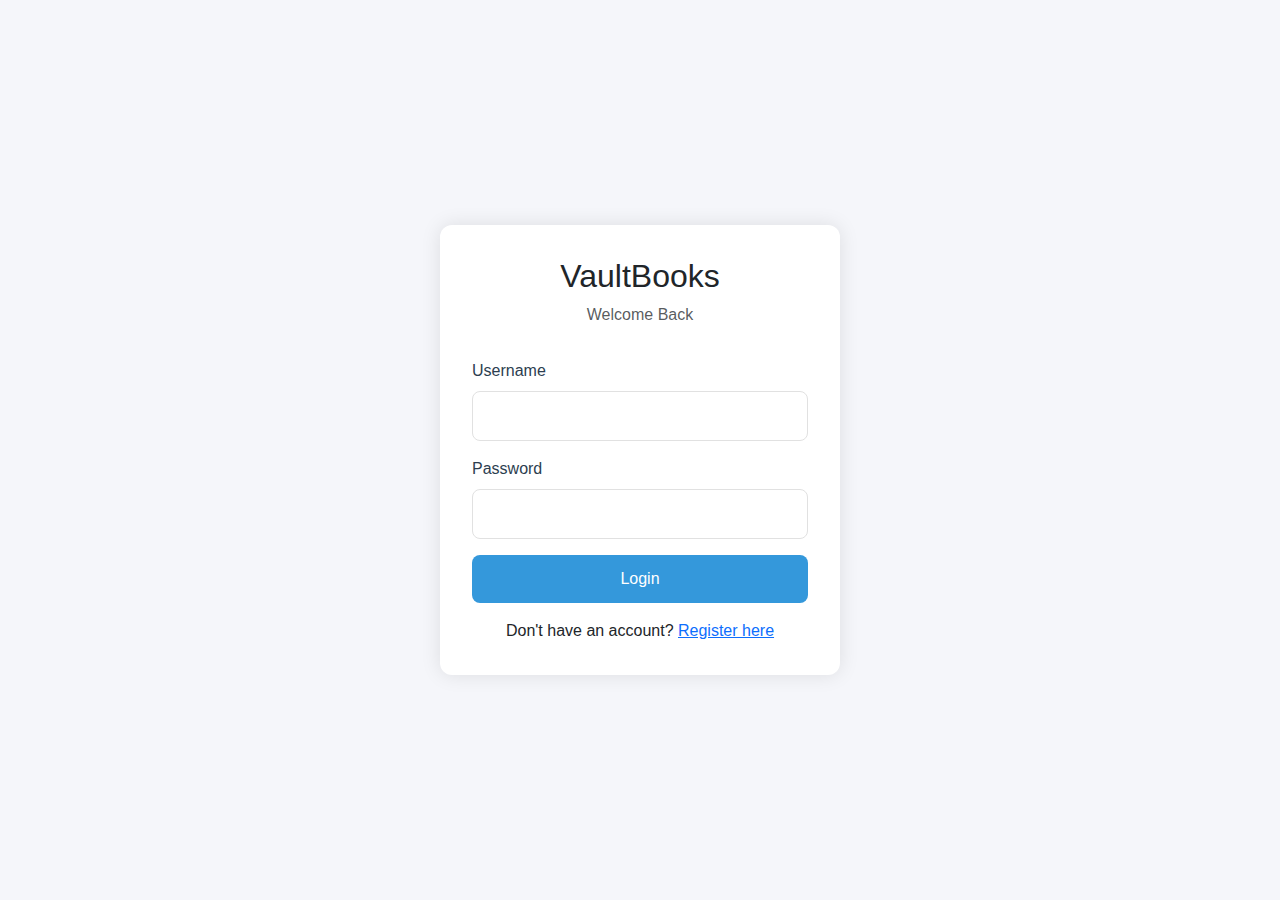
<file: login.html>
<!DOCTYPE html>
<html lang="en">
<head>
    <meta charset="UTF-8">
    <meta name="viewport" content="width=device-width, initial-scale=1.0">
    <title>VaultBooks - Login</title>
    
    <!-- Bootstrap CSS -->
    <link href="https://cdn.jsdelivr.net/npm/bootstrap@5.3.0/dist/css/bootstrap.min.css" rel="stylesheet">
    <!-- Font Awesome -->
    <link href="https://cdnjs.cloudflare.com/ajax/libs/font-awesome/6.0.0/css/all.min.css" rel="stylesheet">
    
    <style>
        body {
            background-color: #f5f6fa;
            height: 100vh;
            display: flex;
            align-items: center;
            justify-content: center;
            font-family: 'Segoe UI', Tahoma, Geneva, Verdana, sans-serif;
            margin: 0;
            padding: 20px;
        }
        
        .login-container {
            background: white;
            padding: 2rem;
            border-radius: 12px;
            box-shadow: 0 0 20px rgba(0,0,0,0.1);
            width: 100%;
            max-width: 400px;
            position: relative;
        }
        
        .login-logo {
            text-align: center;
            margin-bottom: 2rem;
        }
        
        .login-error {
            display: none;
            margin-bottom: 1rem;
            padding: 0.75rem 1rem;
            border-radius: 8px;
            background-color: #fee2e2;
            border: 1px solid #ef4444;
            color: #dc2626;
        }

        .register-link {
            text-align: center;
            margin-top: 1rem;
        }

        .btn-primary {
            background-color: #3498db;
            border: none;
            border-radius: 8px;
            padding: 0.75rem;
            font-weight: 500;
            width: 100%;
        }
        
        .btn-primary:hover {
            background-color: #2980b9;
        }

        .btn-primary:disabled {
            background-color: #94a3b8;
            cursor: not-allowed;
        }

        .form-control {
            border-radius: 8px;
            padding: 0.75rem 1rem;
            border: 1px solid #e1e1e1;
        }

        .form-control:focus {
            border-color: #3498db;
            box-shadow: 0 0 0 0.2rem rgba(52, 152, 219, 0.25);
        }

        .form-label {
            font-weight: 500;
            color: #2c3e50;
        }

        .loading-overlay {
            position: absolute;
            top: 0;
            left: 0;
            right: 0;
            bottom: 0;
            background: rgba(255, 255, 255, 0.9);
            display: flex;
            align-items: center;
            justify-content: center;
            border-radius: 12px;
            z-index: 1000;
        }

        .loading-spinner {
            width: 3rem;
            height: 3rem;
        }

        .loading-text {
            margin-top: 1rem;
            color: #666;
        }
    </style>
</head>
<body>
    <div class="login-container">
        <!-- Loading Overlay -->
        <div id="loadingOverlay" class="loading-overlay">
            <div class="text-center">
                <div class="spinner-border text-primary loading-spinner" role="status">
                    <span class="visually-hidden">Loading...</span>
                </div>
                <div class="loading-text">Initializing...</div>
            </div>
        </div>

        <div class="login-logo">
            <h2>VaultBooks</h2>
            <p class="text-muted">Welcome Back</p>
        </div>
        
        <div id="loginError" class="login-error"></div>
        
        <form id="loginForm">
            <div class="mb-3">
                <label class="form-label">Username</label>
                <input type="text" class="form-control" id="username" required>
            </div>
            
            <div class="mb-3">
                <label class="form-label">Password</label>
                <input type="password" class="form-control" id="password" required>
            </div>
            
            <button type="submit" class="btn btn-primary">Login</button>
        </form>
        
        <div class="register-link">
            Don't have an account? <a href="register.html">Register here</a>
        </div>
    </div>

    <!-- Scripts -->
    <script src="https://cdn.jsdelivr.net/npm/bootstrap@5.3.0/dist/js/bootstrap.bundle.min.js"></script>
    
    <!-- Core Dependencies -->
    <script src="js/config.js"></script>
    <script src="js/data.js"></script>
    <script src="js/db.js"></script>
    <script src="js/auth.js"></script>

    <script>
        // Initialize when page loads
        document.addEventListener('DOMContentLoaded', async () => {
            const loadingOverlay = document.getElementById('loadingOverlay');
            const loginForm = document.getElementById('loginForm');
            
            try {
                console.log('Starting initialization...');
                // Initialize database first
                await window.db.init();
                console.log('Database initialized successfully');
                
                // Check if already logged in
                const isLoggedIn = sessionStorage.getItem('isLoggedIn');
                const username = sessionStorage.getItem('username');
                
                if (isLoggedIn === 'true' && username) {
                    console.log('User already logged in, redirecting to dashboard...');
                    window.location.href = 'index.html';
                    return;
                }
                
                loadingOverlay.style.display = 'none';

                // Add form submit handler
                loginForm.addEventListener('submit', async (event) => {
                    event.preventDefault();
                    const submitButton = loginForm.querySelector('button[type="submit"]');
                    submitButton.disabled = true;
                    
                    try {
                        await window.auth.login(event);
                    } catch (error) {
                        console.error('Login failed:', error);
                        const errorElement = document.getElementById('loginError');
                        if (errorElement) {
                            errorElement.textContent = error.message || 'Login failed. Please try again.';
                            errorElement.style.display = 'block';
                        }
                    } finally {
                        submitButton.disabled = false;
                    }
                });
            } catch (error) {
                console.error('Failed to initialize:', error);
                const errorElement = document.getElementById('loginError');
                if (errorElement) {
                    errorElement.textContent = 'Failed to initialize application. Please try again.';
                    errorElement.style.display = 'block';
                }
                loadingOverlay.style.display = 'none';
            }
        });
    </script>
</body>
</html>
</file>
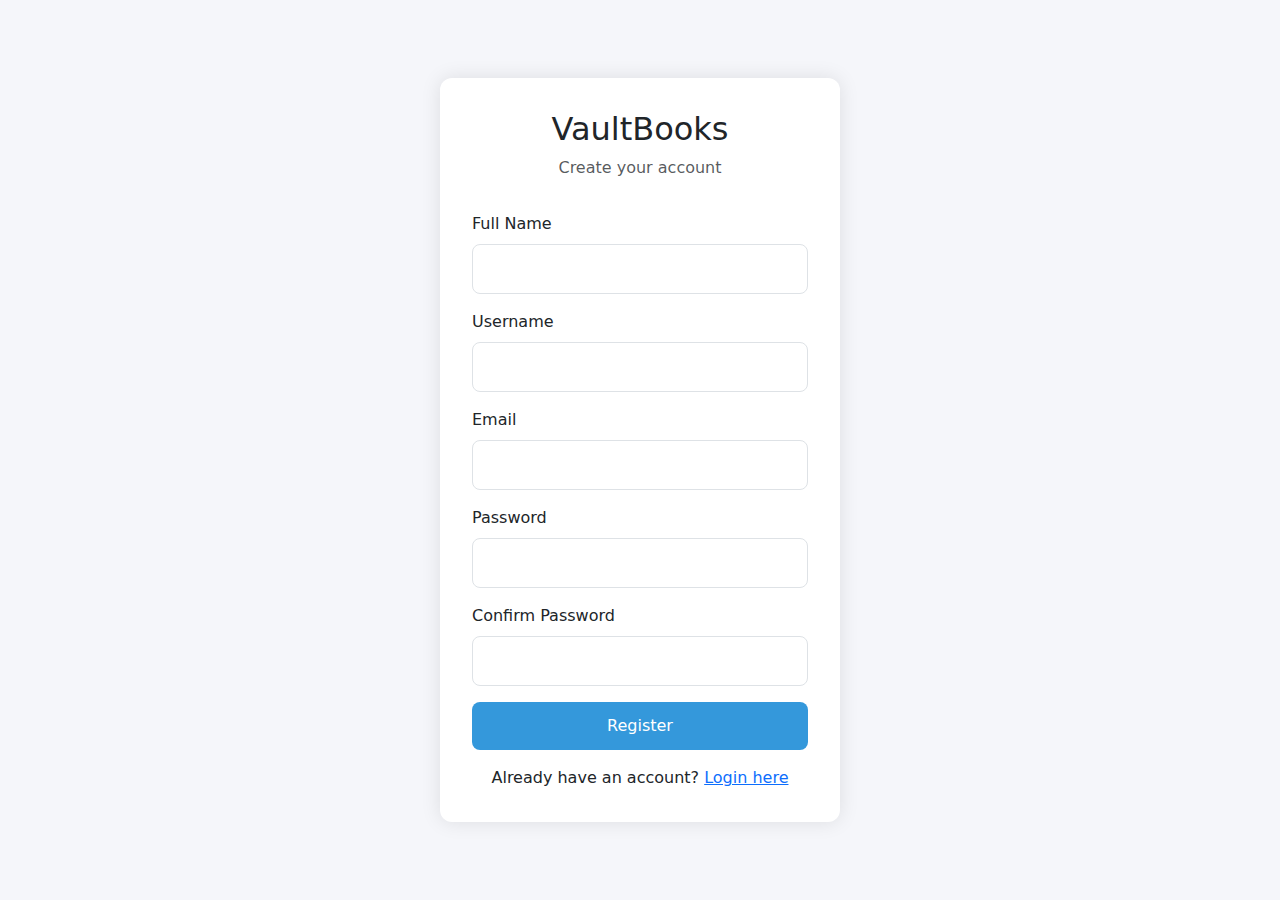
<file: register.html>
<!DOCTYPE html>
<html lang="en">
<head>
    <meta charset="UTF-8">
    <meta name="viewport" content="width=device-width, initial-scale=1.0">
    <title>VaultBooks - Register</title>
    
    <!-- Bootstrap CSS -->
    <link href="https://cdn.jsdelivr.net/npm/bootstrap@5.3.0/dist/css/bootstrap.min.css" rel="stylesheet">
    
    <style>
        body {
            background-color: #f5f6fa;
            height: 100vh;
            display: flex;
            align-items: center;
            justify-content: center;
        }
        
        .register-container {
            background: white;
            padding: 2rem;
            border-radius: 12px;
            box-shadow: 0 0 20px rgba(0,0,0,0.1);
            width: 100%;
            max-width: 400px;
            position: relative;
        }
        
        .register-logo {
            text-align: center;
            margin-bottom: 2rem;
        }
        
        .register-error {
            display: none;
            margin-bottom: 1rem;
            padding: 0.75rem 1rem;
            border-radius: 8px;
            background-color: #fee2e2;
            border: 1px solid #ef4444;
            color: #dc2626;
        }

        .login-link {
            text-align: center;
            margin-top: 1rem;
        }

        .btn-primary {
            background-color: #3498db;
            border: none;
            border-radius: 8px;
            padding: 0.75rem;
            font-weight: 500;
            width: 100%;
        }
        
        .btn-primary:hover {
            background-color: #2980b9;
        }

        .btn-primary:disabled {
            background-color: #94a3b8;
            cursor: not-allowed;
        }

        .form-control {
            border-radius: 8px;
            padding: 0.75rem 1rem;
        }

        .form-control:focus {
            border-color: #3498db;
            box-shadow: 0 0 0 0.2rem rgba(52, 152, 219, 0.25);
        }

        .loading-overlay {
            position: absolute;
            top: 0;
            left: 0;
            right: 0;
            bottom: 0;
            background: rgba(255, 255, 255, 0.9);
            display: flex;
            align-items: center;
            justify-content: center;
            border-radius: 12px;
            z-index: 1000;
        }

        .loading-spinner {
            width: 3rem;
            height: 3rem;
        }

        .loading-text {
            margin-top: 1rem;
            color: #666;
        }
    </style>
</head>
<body>
    <div class="register-container">
        <!-- Loading Overlay -->
        <div id="loadingOverlay" class="loading-overlay">
            <div class="text-center">
                <div class="spinner-border text-primary loading-spinner" role="status">
                    <span class="visually-hidden">Loading...</span>
                </div>
                <div class="loading-text">Initializing...</div>
            </div>
        </div>

        <div class="register-logo">
            <h2>VaultBooks</h2>
            <p class="text-muted">Create your account</p>
        </div>
        
        <div id="registerError" class="register-error"></div>
        
        <form id="registerForm">
            <div class="mb-3">
                <label class="form-label">Full Name</label>
                <input type="text" class="form-control" id="fullName" required>
            </div>

            <div class="mb-3">
                <label class="form-label">Username</label>
                <input type="text" class="form-control" id="username" required>
            </div>

            <div class="mb-3">
                <label class="form-label">Email</label>
                <input type="email" class="form-control" id="email" required>
            </div>
            
            <div class="mb-3">
                <label class="form-label">Password</label>
                <input type="password" class="form-control" id="password" required>
            </div>

            <div class="mb-3">
                <label class="form-label">Confirm Password</label>
                <input type="password" class="form-control" id="confirmPassword" required>
            </div>
            
            <button type="submit" class="btn btn-primary">Register</button>
        </form>
        
        <div class="login-link">
            Already have an account? <a href="login.html">Login here</a>
        </div>
    </div>

    <!-- Scripts -->
    <script src="https://cdn.jsdelivr.net/npm/bootstrap@5.3.0/dist/js/bootstrap.bundle.min.js"></script>
    <script src="js/db.js"></script>
    <script src="js/auth.js"></script>

    <script>
        // Initialize when page loads
        document.addEventListener('DOMContentLoaded', async () => {
            const loadingOverlay = document.getElementById('loadingOverlay');
            const registerForm = document.getElementById('registerForm');
            
            try {
                console.log('Starting initialization...');
                await window.db.init();
                console.log('Database initialized successfully');
                loadingOverlay.style.display = 'none';

                // Add form submit handler
                registerForm.addEventListener('submit', (event) => {
                    window.auth.register(event);
                });
            } catch (error) {
                console.error('Failed to initialize:', error);
                const errorElement = document.getElementById('registerError');
                if (errorElement) {
                    errorElement.textContent = 'Failed to initialize application. Please try again.';
                    errorElement.style.display = 'block';
                }
                loadingOverlay.style.display = 'none';
            }
        });
    </script>
</body>
</html>
</file>
